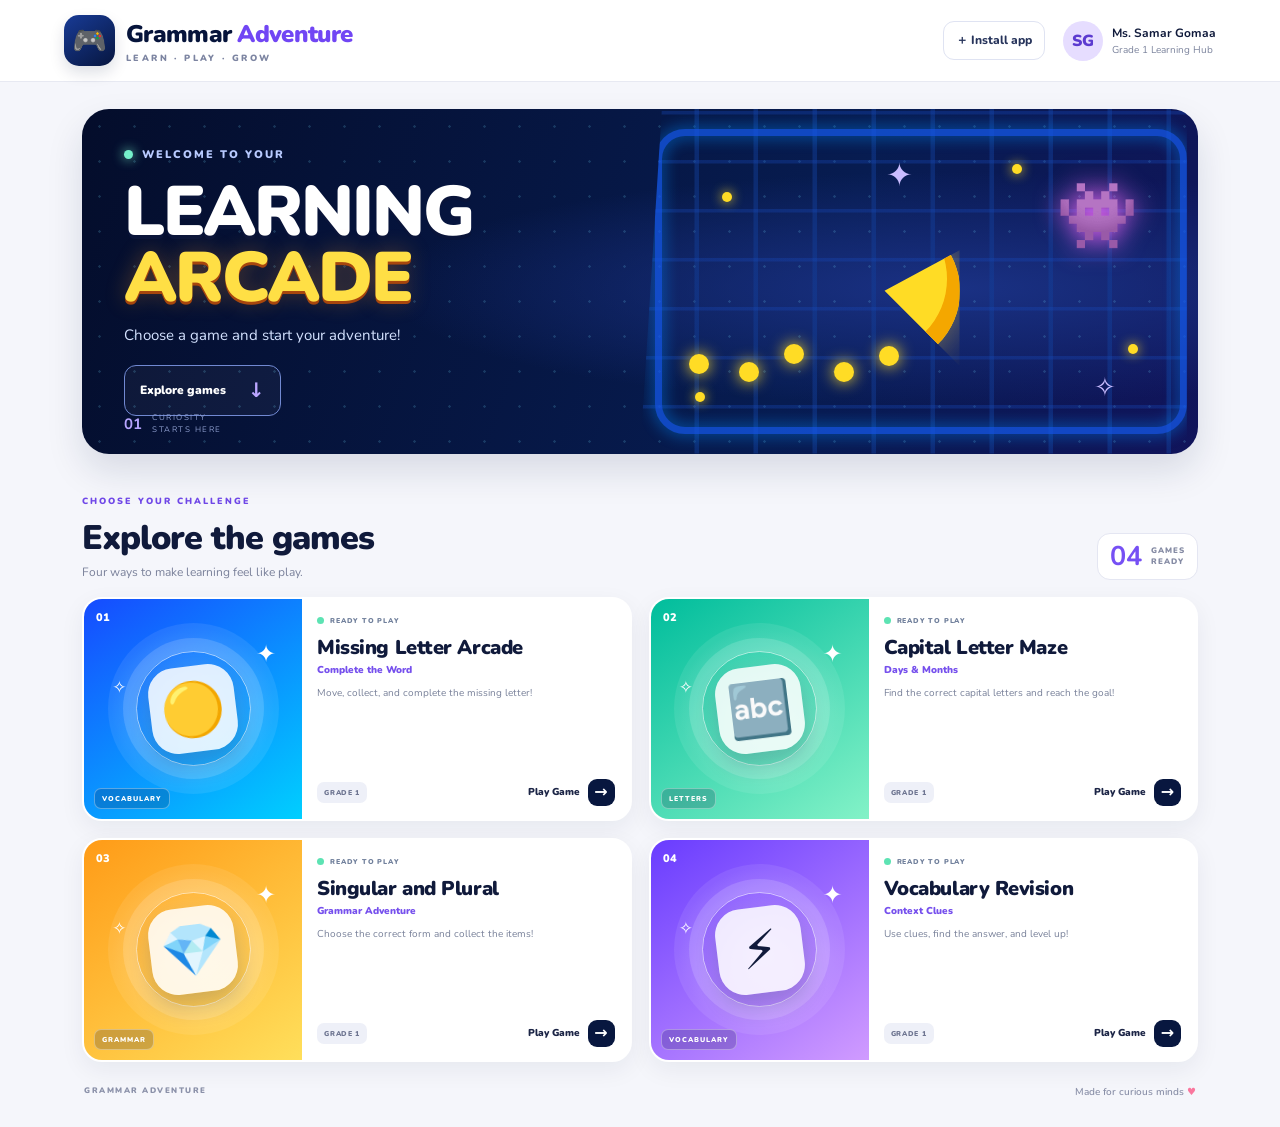
<file: index.html>
<!doctype html>
<html lang="en">
<head>
<meta charset="utf-8"><meta name="viewport" content="width=device-width,initial-scale=1">
<title>Grammar Adventure | Learning Arcade</title><link rel="stylesheet" href="platform.css"><link rel="manifest" href="manifest.json"><link rel="icon" href="icon.svg">
<meta name="theme-color" content="#06153e"><meta name="mobile-web-app-capable" content="yes"><meta name="apple-mobile-web-app-capable" content="yes"><meta name="apple-mobile-web-app-status-bar-style" content="black-translucent"><meta name="apple-mobile-web-app-title" content="Grammar Adventure">
</head>
<body>
<header class="site-header">
 <a class="brand" href="./"><span class="brand-gamepad">🎮</span><span class="brand-text"><strong>Grammar <em>Adventure</em></strong><small>LEARN · PLAY · GROW</small></span></a>
 <div class="header-right"><button id="installBtn" class="install-btn">＋ Install app</button><div class="teacher"><span class="teacher-avatar">SG</span><span><b>Ms. Samar Gomaa</b><small>Grade 1 Learning Hub</small></span></div></div>
</header>
<main class="page">
 <section class="hero">
  <div class="hero-copy"><span class="hero-kicker"><i></i> WELCOME TO YOUR</span><h1>LEARNING<br><span>ARCADE</span></h1><p>Choose a game and start your adventure!</p><a href="#games" class="hero-cta">Explore games <b>↓</b></a></div>
  <div class="arcade-art" aria-hidden="true"><div class="maze-lines"></div><span class="pixel-dot d1"></span><span class="pixel-dot d2"></span><span class="pixel-dot d3"></span><span class="pixel-dot d4"></span><span class="hero-ghost">👾</span><div class="pacman"></div><span class="hero-star">✦</span><span class="hero-star s2">✧</span><div class="hero-orb"></div></div>
  <div class="hero-bottom"><b>01</b><span>CURIOSITY<br>STARTS HERE</span></div>
 </section>
 <section id="games" class="games-section">
  <div class="section-heading"><div><span class="section-kicker">CHOOSE YOUR CHALLENGE</span><h2>Explore the games</h2><p>Four ways to make learning feel like play.</p></div><div class="count-box"><b id="totalGames">04</b><span>GAMES<br>READY</span></div></div>
  <div id="gamesGrid" class="games-grid"></div>
 </section>
 <footer><span>GRAMMAR ADVENTURE</span><span>Made for curious minds <b>♥</b></span></footer>
</main>
<div id="installHelp" class="install-help" hidden><div class="install-card"><button id="closeInstall" class="close-install">×</button><div class="install-icon">🎮</div><h3>Take your games anywhere</h3><p>Add Grammar Adventure to your home screen for quick access.</p><div><b>iPhone / iPad</b><span>Open in Safari → Share ↗ → Add to Home Screen → Add.</span></div><div><b>Android</b><span>Open in Chrome, tap ⋮, then choose Install app or Add to Home screen.</span></div><div><b>Computer</b><span>Use the install icon in Chrome or Edge, if available.</span></div></div></div>
<script>
const games=[
 {title:'Missing Letter Arcade',subtitle:'Complete the Word',description:'Move, collect, and complete the missing letter!',tag:'VOCABULARY',icon:'🟡',theme:'blue',number:'01',href:'games/missing-letter-arcade/'},
 {title:'Capital Letter Maze',subtitle:'Days & Months',description:'Find the correct capital letters and reach the goal!',tag:'LETTERS',icon:'🔤',theme:'mint',number:'02',href:'games/capital-letter-maze/'},
 {title:'Singular and Plural',subtitle:'Grammar Adventure',description:'Choose the correct form and collect the items!',tag:'GRAMMAR',icon:'💎',theme:'orange',number:'03',href:'games/noun-jewel-heist/'},
 {title:'Vocabulary Revision',subtitle:'Context Clues',description:'Use clues, find the answer, and level up!',tag:'VOCABULARY',icon:'⚡',theme:'violet',number:'04',href:'games/vocabulary-revision/'}
];
const grid=document.getElementById('gamesGrid');
grid.innerHTML=games.map(g=>`<a class="game-card ${g.theme}" href="${g.href}"><div class="card-art"><span class="card-number">${g.number}</span><span class="card-tag">${g.tag}</span><div class="art-orbit"></div><div class="art-emoji">${g.icon}</div><span class="art-spark spark-one">✦</span><span class="art-spark spark-two">✧</span></div><div class="card-info"><span class="card-ready"><i></i> READY TO PLAY</span><h3>${g.title}</h3><p class="card-subtitle">${g.subtitle}</p><p class="card-description">${g.description}</p><div class="card-bottom"><span class="grade-pill">GRADE 1</span><span class="play-pill">Play Game <b>→</b></span></div></div></a>`).join('');
document.getElementById('totalGames').textContent=String(games.length).padStart(2,'0');
if('serviceWorker' in navigator)window.addEventListener('load',()=>navigator.serviceWorker.register('./sw.js').catch(()=>{}));
const installBtn=document.getElementById('installBtn'),installHelp=document.getElementById('installHelp'),closeInstall=document.getElementById('closeInstall');let deferredPrompt=null;
window.addEventListener('beforeinstallprompt',e=>{e.preventDefault();deferredPrompt=e;});
installBtn.addEventListener('click',async()=>{if(deferredPrompt){deferredPrompt.prompt();await deferredPrompt.userChoice;deferredPrompt=null;}else installHelp.hidden=false;});
closeInstall.addEventListener('click',()=>installHelp.hidden=true);installHelp.addEventListener('click',e=>{if(e.target===installHelp)installHelp.hidden=true;});
</script>
</body></html>
</file>
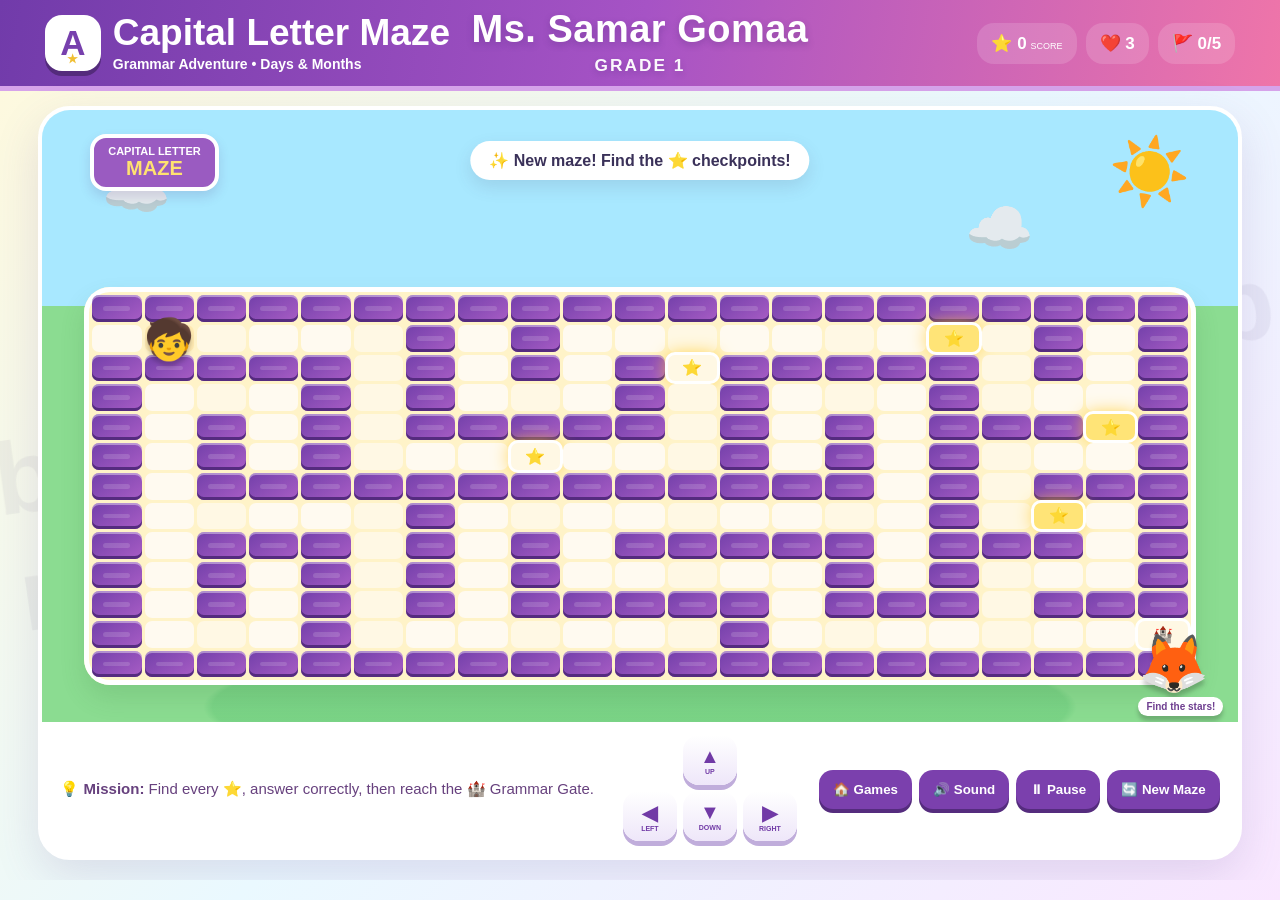
<file: games/capital-letter-maze/index.html>
<!doctype html>
<html lang="en">
<head>
<meta charset="utf-8"><meta name="viewport" content="width=device-width,initial-scale=1">
<title>Capital Letter Maze — Grammar Adventure</title>
<link rel="stylesheet" href="../../style.css">
<link rel="manifest" href="../../manifest.json"><meta name="theme-color" content="#713baa"><meta name="apple-mobile-web-app-capable" content="yes"><meta name="apple-mobile-web-app-title" content="Grammar Adventure">
</head>
<body>
<div class="letter-bg" aria-hidden="true">A b C d E f G h I j K l M n O p Q r S t U v W x Y z</div>
<header class="top">
  <div class="brand"><a href="../../" aria-label="Back to games" style="text-decoration:none"><div class="badge">A<span>★</span></div></a><div><h1>Capital Letter Maze</h1><p>Grammar Adventure • Days &amp; Months</p></div></div>
  <div class="teacher-title"><div class="teacher-name">Ms. Samar Gomaa</div><div class="teacher-grade">Grade 1</div></div>
  <div class="hud"><div>⭐ <b id="score">0</b><small>SCORE</small></div><div>❤️ <b id="lives">3</b></div><div>🚩 <b id="checkpointCount">0/5</b></div></div>
</header>
<main><section class="game-shell">
  <div class="scene"><div class="sky-decor">☁️</div><div class="sky-decor cloud2">☁️</div><div class="sun">☀️</div><div class="sign">CAPITAL LETTER<br><span>MAZE</span></div><div id="message" class="message">Explore the maze and find all ⭐ checkpoints!</div><div id="maze" class="maze"></div><div id="player" class="player">🧒</div><div class="guide">🦊<span>Find the stars!</span></div></div>
  <div class="bottom"><div class="hint">💡 <b>Mission:</b> Find every ⭐, answer correctly, then reach the 🏰 Grammar Gate.</div><div class="dpad"><button class="move up" data-dir="up">▲<small>UP</small></button><button class="move left" data-dir="left">◀<small>LEFT</small></button><button class="move down" data-dir="down">▼<small>DOWN</small></button><button class="move right" data-dir="right">▶<small>RIGHT</small></button></div><div class="actions"><a href="../../" style="text-decoration:none"><button type="button">🏠 Games</button></a><button id="sound">🔊 Sound</button><button id="pause">⏸ Pause</button><button id="restart">🔄 New Maze</button></div></div>
</section></main>
<div id="questionModal" class="modal hidden"><div class="question-card"><div class="q-star">⭐</div><div class="q-label">GRAMMAR CHECKPOINT</div><h2 id="questionText"></h2><div id="answers" class="answers"></div><div id="feedback"></div></div></div>
<div id="winModal" class="modal hidden"><div class="win-card"><div class="confetti">🎉</div><div class="trophy">🏆</div><h2>MISSION COMPLETE!</h2><p>You mastered capital letters!</p><div class="final-score">⭐ <span id="finalScore">0</span> points</div><div class="stars">⭐⭐⭐⭐⭐</div><button id="again">PLAY A NEW MAZE</button><a href="../../" style="display:block;margin-top:12px;color:#7b40ad;font-weight:900">🏠 Back to Games</a></div></div>
<script src="../../script.js"></script>
<script>if('serviceWorker' in navigator){window.addEventListener('load',()=>navigator.serviceWorker.register('../../sw.js').catch(()=>{}));}</script>
</body></html>
</file>
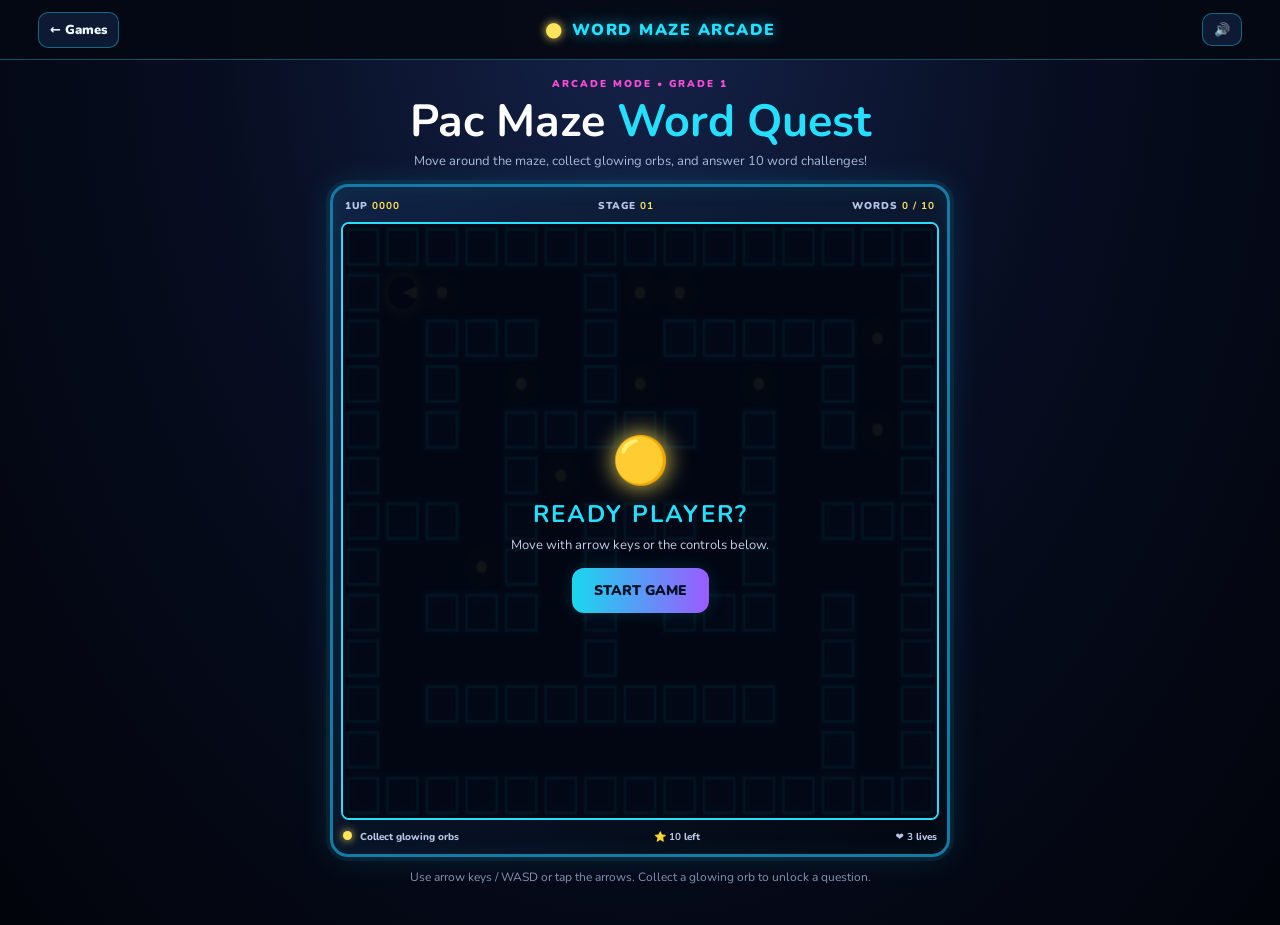
<file: games/missing-letter-arcade/index.html>
<!doctype html>
<html lang="en"><head><meta charset="utf-8"><meta name="viewport" content="width=device-width,initial-scale=1,maximum-scale=1,user-scalable=no"><meta name="theme-color" content="#050914"><title>Pac Maze Word Quest | Grammar Adventure</title><link rel="stylesheet" href="style.css"></head>
<body>
<header class="topbar"><a class="back" href="../../index.html">← Games</a><div class="brand"><span class="brand-dot">●</span><span>WORD MAZE ARCADE</span></div><button id="soundBtn" class="sound">🔊</button></header>
<main class="shell">
  <section class="intro"><div class="eyebrow">ARCADE MODE • GRADE 1</div><h1>Pac Maze <span>Word Quest</span></h1><p>Move around the maze, collect glowing orbs, and answer 10 word challenges!</p></section>
  <section class="cabinet">
    <div class="scorebar"><span>1UP <b id="score">0000</b></span><span>STAGE <b>01</b></span><span>WORDS <b id="progress">0 / 10</b></span></div>
    <div class="screen"><canvas id="game" aria-label="Interactive arcade maze game" role="img"></canvas><div id="startScreen" class="start-screen"><div class="start-emoji">🟡</div><h2>READY PLAYER?</h2><p>Move with arrow keys or the controls below.</p><button id="startBtn" class="primary">START GAME</button></div></div>
    <div class="legend"><span><i class="orb"></i> Collect glowing orbs</span><span>⭐ <b id="orbs">10</b> left</span><span>❤️ <b id="lives">3</b> lives</span></div>
  </section>
  <section class="controls" aria-label="Movement controls"><button data-dir="up" aria-label="Move up">▲</button><div><button data-dir="left" aria-label="Move left">◀</button><button data-dir="down" aria-label="Move down">▼</button><button data-dir="right" aria-label="Move right">▶</button></div></section>
  <p class="tip">Use arrow keys / WASD or tap the arrows. Collect a glowing orb to unlock a question.</p>
  <section id="questionModal" class="overlay" hidden><div class="question-card"><div class="qtop"><span>⚡ WORD CHALLENGE</span><span id="qCount">1 / 10</span></div><h2>Fill in the missing letter</h2><div id="word" class="word"></div><p id="hint" class="hint"></p><div id="choices" class="choices"></div><div id="feedback" class="feedback" aria-live="polite">Choose the correct letter.</div></div></section>
  <section id="result" class="overlay" hidden><div class="question-card result-card"><div class="trophy">🏆</div><h2>ARCADE CHAMPION!</h2><p id="resultText"></p><button id="again" class="primary">PLAY AGAIN</button><a class="secondary" href="../../index.html">BACK TO GAMES</a></div></section>
</main><script src="script.js"></script></body></html>
</file>
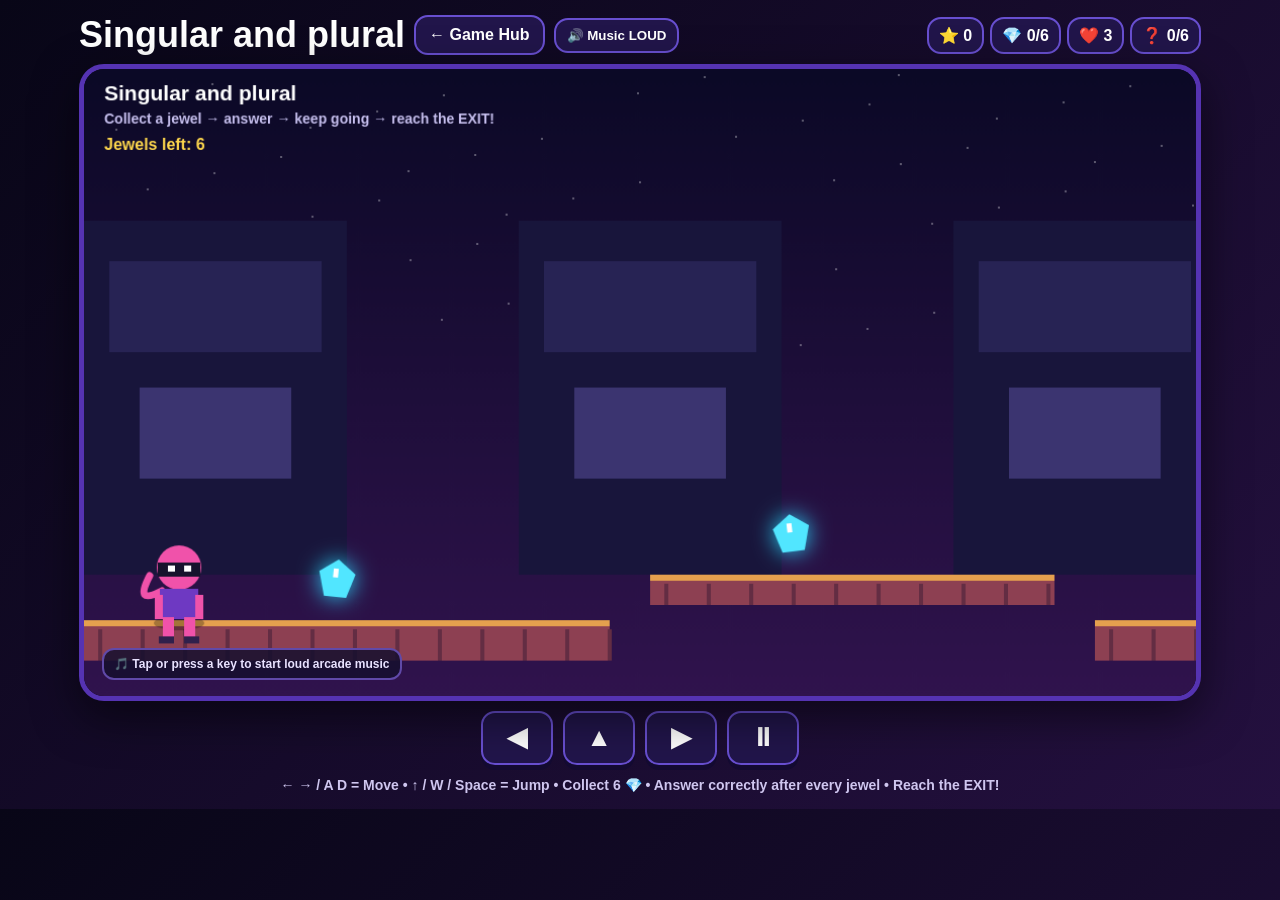
<file: games/noun-jewel-heist/index.html>
<!doctype html>
<html lang="en">
<head>
<meta charset="utf-8">
<meta name="viewport" content="width=device-width,initial-scale=1">
<title>Singular and plural</title>
<style>
*{box-sizing:border-box}body{margin:0;background:linear-gradient(135deg,#080617,#24103f);color:#fff;font-family:"Trebuchet MS",Arial,sans-serif}main{width:min(1150px,100%);margin:auto;padding:10px}.top{display:flex;align-items:center;gap:9px;flex-wrap:wrap}.title{font-size:clamp(22px,4vw,36px);font-weight:900}.title span{color:#69eaff}.back,.stat,.ctrl,.soundBtn{background:#21154a;border:2px solid #684fd0;color:#fff;border-radius:14px;font-weight:900}.back{padding:9px 13px;text-decoration:none}.stats{margin-left:auto;display:flex;gap:6px;flex-wrap:wrap}.stat{padding:7px 10px}.soundBtn{padding:8px 11px;cursor:pointer}.box{position:relative;margin-top:8px;border:5px solid #5533b2;border-radius:25px;overflow:hidden;background:#100923;box-shadow:0 15px 45px #0008}.box canvas{display:block;width:100%;height:auto;touch-action:none}.controls{display:flex;justify-content:center;gap:10px;padding:10px}.ctrl{width:72px;height:54px;font-size:26px;box-shadow:0 5px #140b32;touch-action:none;cursor:pointer}.ctrl:active{transform:translateY(4px);box-shadow:0 1px #140b32}.help{text-align:center;color:#cfc6ef;font-size:14px;font-weight:800;margin:2px 0}.modal{position:absolute;inset:0;display:none;align-items:center;justify-content:center;background:#05030ddd;padding:15px}.modal.show{display:flex}.card{width:min(640px,94%);background:#fff;color:#211c48;border:5px solid #69eaff;border-radius:25px;padding:24px;text-align:center;box-shadow:0 15px 40px #0008}.card h2{margin:0 0 8px;color:#7225a4}.word{font-size:clamp(42px,9vw,70px);font-weight:900;color:#172080;margin:16px}.answers{display:grid;grid-template-columns:1fr 1fr;gap:12px}.answer,.restart{border:0;border-radius:16px;padding:15px;font-size:20px;font-weight:900;color:#fff;cursor:pointer}.answer:first-child{background:#277de5;box-shadow:0 5px #174f9d}.answer:last-child{background:#28b95c;box-shadow:0 5px #167d3e}.answer:active,.restart:active{transform:translateY(3px)}.feedback{min-height:28px;margin-top:12px;font-weight:900}.restart{background:#7a40b2}.small{font-weight:800;color:#665f7e}.hint{background:#f1eaff;border-radius:12px;padding:9px;margin:10px 0;font-weight:800;color:#5d3987}.soundHint{position:absolute;left:18px;bottom:16px;background:#17102fdd;border:2px solid #6049a8;border-radius:12px;padding:7px 10px;font-size:12px;font-weight:900;color:#e9e2ff;pointer-events:none}@media(max-width:600px){main{padding:6px}.stats{width:100%;margin-left:0}.stat{font-size:12px}.ctrl{width:64px;height:50px}.help{font-size:12px}.soundHint{font-size:10px}}
</style>
<link rel="manifest" href="../../manifest.json"><meta name="theme-color" content="#713baa"><meta name="apple-mobile-web-app-capable" content="yes"><meta name="apple-mobile-web-app-title" content="Grammar Adventure">
<style>
/* Responsive layout for phones and tablets */
html,body{width:100%;overflow-x:hidden}
main{width:min(1150px,100%);padding:clamp(6px,1.5vw,14px)}
.box{width:100%}
.box canvas{width:100%;height:auto;aspect-ratio:1100/620;max-height:calc(100vh - 170px);object-fit:contain}
.controls{flex-wrap:wrap}
@media(max-width:600px){
  body{background:linear-gradient(180deg,#09051a 0,#1d0d36 55%,#0b0619 100%)}
  main{padding:5px 6px 10px}
  .top{display:grid;grid-template-columns:1fr auto;gap:5px}
  .title{font-size:21px;line-height:1.05}
  .back{grid-column:1/-1;order:3;padding:7px 9px;font-size:12px;text-align:left}
  .soundBtn{grid-column:1/-1;width:100%;padding:7px;font-size:12px}
  .stats{grid-column:1/-1;display:grid;grid-template-columns:repeat(4,1fr);width:100%;gap:4px;margin:0}
  .stat{padding:6px 3px;font-size:11px;text-align:center;white-space:nowrap}
  .box{margin-top:5px;border-width:3px;border-radius:18px}
  .box canvas{max-height:none}
  .controls{gap:7px;padding:8px 2px}
  .ctrl{flex:1;min-width:56px;max-width:86px;height:48px;border-radius:13px;font-size:22px}
  .help{font-size:10px;line-height:1.35;margin:2px 5px}
  .soundHint{left:8px;right:8px;bottom:8px;text-align:center;font-size:10px}
  /* Questions must escape the game canvas on phones. */
  .modal{position:fixed;inset:0;padding:12px;z-index:1000;overflow-y:auto;background:rgba(5,2,18,.88)}
  .card{width:min(94vw,520px);max-height:calc(100vh - 24px);overflow:auto;padding:18px 12px;border-width:3px;border-radius:18px}
  .card h2{font-size:20px}
  .word{font-size:clamp(38px,13vw,58px);margin:10px}
  .answers{grid-template-columns:1fr;gap:8px}
  .answer,.restart{padding:12px 10px;font-size:17px;min-height:50px}
  .hint{font-size:12px;line-height:1.35}
}
@media(min-width:601px) and (max-width:900px){
  .box canvas{max-height:calc(100vh - 180px)}
  .controls{padding:8px}
}
</style>
</head>
<body>
<main>
<header class="top"><div class="title">Singular and plural</div><a class="back" href="../../">← Game Hub</a><button class="soundBtn" id="soundBtn" type="button">🔊 Music LOUD</button><div class="stats"><div class="stat">⭐ <b id="score">0</b></div><div class="stat">💎 <b id="jewels">0</b>/6</div><div class="stat">❤️ <b id="lives">3</b></div><div class="stat">❓ <b id="answered">0</b>/6</div></div></header>
<section class="box"><canvas id="game" width="1100" height="620"></canvas><div class="soundHint" id="soundHint">🎵 Tap or press a key to start loud arcade music</div>
<div class="modal" id="question"><div class="card"><h2>💎 JEWEL UNLOCKED!</h2><div class="hint">Answer correctly to unlock your jewel and continue the game.</div><div>Is this noun <b>singular</b> or <b>plural</b>?</div><div class="word" id="word">cats</div><div class="answers"><button class="answer" data-a="singular" type="button">Singular</button><button class="answer" data-a="plural" type="button">Plural</button></div><div class="feedback" id="feedback"></div></div></div>
<div class="modal" id="pause"><div class="card"><h2>⏸ PAUSED</h2><p class="small">Ready? Continue the treasure hunt!</p><button class="restart" id="resume" type="button">▶ Resume</button></div></div>
<div class="modal" id="end"><div class="card"><h2 id="endTitle">🏆 HEIST COMPLETE!</h2><p class="small" id="endText"></p><button class="restart" id="again" type="button">🔄 Play Again</button></div></div>
</section>
<div class="controls"><button class="ctrl" data-k="left" type="button">◀</button><button class="ctrl" data-k="jump" type="button">▲</button><button class="ctrl" data-k="right" type="button">▶</button><button class="ctrl" id="pauseBtn" type="button">⏸</button></div>
<p class="help">← → / A D = Move • ↑ / W / Space = Jump • Collect 6 💎 • Answer correctly after every jewel • Reach the EXIT!</p>
</main>
<script>
(function(){'use strict';
const c=document.getElementById('game'),x=c.getContext('2d'),W=1100,H=620;
const qs=[['cat','singular'],['cats','plural'],['map','singular'],['bins','plural'],['door','singular'],['pots','plural'],['day','singular'],['foxes','plural'],['hat','singular'],['dots','plural'],['book','singular'],['books','plural'],['car','singular'],['cars','plural'],['box','singular'],['boxes','plural'],['tree','singular'],['trees','plural']];
let score=0,jewels=0,lives=3,answered=0,qi=0,paused=false,ended=false,asking=false,cam=0,musicOn=true,audio=null,musicTimer=null,lastStepX=70,keys={left:false,right:false};let p,plats,gems;
const el=id=>document.getElementById(id);
function stats(){el('score').textContent=score;el('jewels').textContent=jewels;el('lives').textContent=lives;el('answered').textContent=answered}
function hide(){document.querySelectorAll('.modal').forEach(m=>m.classList.remove('show'))}
function build(){p={x:70,y:470,w:48,h:68,vy:0,on:false,face:1,walk:0};plats=[{x:0,y:545,w:520,h:40},{x:560,y:500,w:400,h:30},{x:1000,y:545,w:500,h:40},{x:1540,y:475,w:360,h:30},{x:1940,y:545,w:470,h:40},{x:2450,y:470,w:400,h:30},{x:2890,y:545,w:500,h:40}];const spots=[{x:250,y:505},{x:700,y:460},{x:1190,y:505},{x:1680,y:435},{x:2110,y:505},{x:2600,y:430}];gems=spots.map((g,i)=>({x:g.x,y:g.y,got:false,id:i+1}))}
function reset(){score=0;jewels=0;lives=3;answered=0;qi=0;paused=false;ended=false;asking=false;cam=0;hide();build();stats();lastStepX=p.x}
function hit(a,b){return a.x<b.x+b.w&&a.x+a.w>b.x&&a.y<b.y+b.h&&a.y+a.h>b.y}
function initAudio(){if(audio){if(audio.state==='suspended')audio.resume();return}try{audio=new (window.AudioContext||window.webkitAudioContext)();audio.resume();}catch(e){audio=null;return}el('soundHint').style.display='none';if(musicOn)startMusic()}
function tone(freq,dur,type='square',gain=.06,delay=0){if(!audio||!musicOn)return;const o=audio.createOscillator(),g=audio.createGain();o.type=type;o.frequency.value=freq;g.gain.setValueAtTime(.0001,audio.currentTime+delay);g.gain.exponentialRampToValueAtTime(gain,audio.currentTime+delay+.008);g.gain.exponentialRampToValueAtTime(.0001,audio.currentTime+delay+dur);o.connect(g);g.connect(audio.destination);o.start(audio.currentTime+delay);o.stop(audio.currentTime+delay+dur+.03)}
function stepSound(){tone(190,.07,'square',.075);tone(125,.09,'triangle',.05,.055)}
function jumpSound(){tone(330,.08,'square',.065);tone(520,.12,'square',.05,.07)}
function gemSound(){tone(660,.09,'triangle',.09);tone(880,.13,'triangle',.07,.09);tone(1040,.16,'sine',.055,.2)}
function correctSound(){tone(523,.09,'square',.08);tone(659,.09,'square',.07,.1);tone(784,.16,'square',.07,.2)}
function wrongSound(){tone(180,.16,'sawtooth',.075);tone(120,.18,'sawtooth',.055,.14)}
function winSound(){[523,659,784,1047].forEach((f,i)=>tone(f,.18,'triangle',.09,i*.12))}
function startMusic(){if(!audio||!musicOn||musicTimer)return;let beat=0;const melody=[262,330,392,330,294,349,440,349];musicTimer=setInterval(()=>{if(!audio||!musicOn||paused||ended)return;tone(melody[beat%melody.length],.19,'square',.052);if(beat%2===0)tone(131,.15,'triangle',.035);if(beat%4===3)tone(196,.07,'square',.025,.06);beat++},260)}
function stopMusic(){if(musicTimer){clearInterval(musicTimer);musicTimer=null}}
function toggleSound(){musicOn=!musicOn;el('soundBtn').textContent=musicOn?'🔊 Music LOUD':'🔇 Sound OFF';if(musicOn){initAudio();if(audio)startMusic()}else stopMusic()}
function jump(){initAudio();if(!paused&&!ended&&!asking&&p.on){p.vy=-13;p.on=false;jumpSound()}}
function ask(){if(asking||ended)return;asking=true;paused=true;keys.left=false;keys.right=false;const q=qs[qi++%qs.length];el('word').textContent=q[0];el('question').dataset.answer=q[1];el('feedback').textContent='';el('question').classList.add('show');tone(740,.12,'sine',.065);tone(980,.14,'sine',.055,.13)}
function answer(v){if(!asking)return;const ok=v===el('question').dataset.answer;if(ok){score+=60;answered++;correctSound();el('feedback').textContent='🎉 Correct! +60 points — Keep going!';el('feedback').style.color='#168d49';setTimeout(()=>{el('question').classList.remove('show');asking=false;paused=false;stats()},650)}else{lives--;wrongSound();stats();el('feedback').textContent=lives>0?'❌ Not quite. Try the same question again! -1 ❤️':'❌ No lives left. Start again!';el('feedback').style.color='#d43b61';if(lives<=0){setTimeout(()=>finish(false),900)}else{setTimeout(()=>{el('feedback').textContent='💡 Choose the correct answer to unlock the jewel.';},700)}}}
function finish(win){ended=true;paused=true;hide();if(win)winSound();el('endTitle').textContent=win?'🏆 HEIST COMPLETE!':'💗 NICE TRY!';el('endText').textContent=win?'Amazing! You collected all 6 jewels, answered all 6 questions, and escaped through the EXIT! Final score: '+score+' ⭐':'You found '+jewels+' jewels and answered '+answered+' questions. Try again!';el('end').classList.add('show')}
function update(){if(paused||ended||asking)return;const speed=4.8;const dx=(keys.right?speed:0)-(keys.left?speed:0);p.x+=dx;if(dx){p.face=dx>0?1:-1;if(Math.abs(p.x-lastStepX)>=48){stepSound();lastStepX=p.x}}p.x=Math.max(0,Math.min(3340,p.x));p.vy+=.62;const old=p.y;p.y+=p.vy;p.on=false;for(const q of plats){if(p.x+p.w>q.x&&p.x<q.x+q.w&&old+p.h<=q.y&&p.y+p.h>=q.y&&p.vy>=0){p.y=q.y-p.h;p.vy=0;p.on=true}}if(p.y>H+100){p.y=400;p.vy=0;p.x=Math.max(30,p.x-180);lastStepX=p.x}for(const g of gems){if(!g.got&&hit(p,{x:g.x-18,y:g.y-18,w:36,h:36})){g.got=true;jewels++;score+=20;gemSound();stats();ask();return}}if(jewels===6&&answered===6&&p.x>3190&&p.x<3340){finish(true);return}cam+=(Math.max(0,Math.min(2290,p.x-330))-cam)*.12;p.walk+=Math.abs(dx)*.18}
function diamond(g){const X=g.x-cam,Y=g.y;x.save();x.translate(X,Y);x.rotate(Math.sin(performance.now()/500+g.x)*.12);x.shadowBlur=22;x.shadowColor='#29d9ff';x.fillStyle='#51e6ff';x.beginPath();x.moveTo(0,-20);x.lineTo(18,-7);x.lineTo(11,17);x.lineTo(-11,17);x.lineTo(-18,-7);x.closePath();x.fill();x.shadowBlur=0;x.fillStyle='#fff';x.fillRect(-4,-11,5,9);x.restore()}
function player(){const X=p.x-cam,Y=p.y,R=Math.sin(p.walk)*4;x.save();x.translate(X+24,Y+34);x.scale(p.face,1);x.fillStyle='rgba(0,0,0,.28)';x.beginPath();x.ellipse(0,37,25,7,0,0,Math.PI*2);x.fill();x.strokeStyle='#f052aa';x.lineWidth=7;x.lineCap='round';x.beginPath();x.moveTo(-17,5);x.quadraticCurveTo(-45,20,-29,-10);x.stroke();x.fillStyle='#f052aa';x.beginPath();x.arc(0,-18,22,0,Math.PI*2);x.fill();x.fillStyle='#17132d';x.fillRect(-21,-23,42,14);x.fillStyle='#fff';x.fillRect(-11,-20,7,6);x.fillRect(5,-20,7,6);x.fillStyle='#6e39c2';x.fillRect(-19,3,38,30);x.fillStyle='#f052aa';x.fillRect(-24,9,8,24);x.fillRect(16,9,8,24);x.fillRect(-16,31,11,20+R);x.fillRect(5,31,11,20-R);x.fillStyle='#30204c';x.fillRect(-20,50+R,15,7);x.fillRect(5,50-R,15,7);x.restore()}
function draw(){const bg=x.createLinearGradient(0,0,0,H);bg.addColorStop(0,'#0b0926');bg.addColorStop(1,'#30134d');x.fillStyle=bg;x.fillRect(0,0,W,H);for(let i=0;i<70;i++){x.fillStyle='rgba(255,255,255,.32)';x.fillRect((i*97-cam*.16)%W,(i*43)%310,2,2)}for(let i=0;i<9;i++){let bx=i*430-cam*.35;x.fillStyle='#18153b';x.fillRect(bx,150,260,350);x.fillStyle='#272354';x.fillRect(bx+25,190,210,90);x.fillStyle='#3b3470';x.fillRect(bx+55,315,150,90)}for(const q of plats){x.fillStyle='#8d4052';x.fillRect(q.x-cam,q.y,q.w,q.h);x.fillStyle='#e5a04e';x.fillRect(q.x-cam,q.y,q.w,6);x.fillStyle='#632d43';for(let z=q.x+14;z<q.x+q.w;z+=42)x.fillRect(z-cam,q.y+9,4,q.h-9)}for(const g of gems)if(!g.got)diamond(g);const ex=3250-cam;x.fillStyle='#22d06d';x.fillRect(ex,465,72,80);x.fillStyle='#0c6e40';x.fillRect(ex+10,478,52,67);x.fillStyle='#fff';x.font='900 15px Arial';x.fillText('EXIT',ex+15,455);x.font='28px Arial';x.fillText('🏆',ex+18,505);if(jewels<6){x.fillStyle='#ffd84d';x.font='900 15px Arial';x.fillText('🔒 EXIT',ex-10,570)}else if(answered<6){x.fillStyle='#ffdc58';x.font='900 15px Arial';x.fillText('❓ Answer the last question!',ex-95,570)}else{x.fillStyle='#69ff9a';x.font='900 16px Arial';x.fillText('✨ GO TO EXIT!',ex-55,570)}player();x.fillStyle='#fff';x.font='900 21px Arial';x.fillText('Singular and plural',20,31);x.font='bold 14px Arial';x.fillStyle='#c7c0ef';x.fillText('Collect a jewel → answer → keep going → reach the EXIT!',20,54);x.fillStyle='#ffd84d';x.font='900 16px Arial';x.fillText('Jewels left: '+(6-jewels),20,80)}
function loop(){update();draw();requestAnimationFrame(loop)}
function press(k,on){if(k==='left')keys.left=on;if(k==='right')keys.right=on;if(k==='jump'&&on)jump()}
document.getElementById('soundBtn').addEventListener('click',()=>{initAudio();toggleSound()});document.querySelectorAll('.answer').forEach(b=>b.addEventListener('click',()=>{initAudio();answer(b.dataset.a)}));el('again').onclick=()=>{initAudio();reset()};el('resume').onclick=()=>{paused=false;el('pause').classList.remove('show');if(musicOn)startMusic()};el('pauseBtn').onclick=()=>{if(ended||asking)return;initAudio();paused=!paused;el('pause').classList.toggle('show',paused);if(paused)stopMusic();else startMusic()};document.querySelectorAll('.ctrl[data-k]').forEach(b=>{b.addEventListener('pointerdown',e=>{e.preventDefault();initAudio();press(b.dataset.k,true)});b.addEventListener('pointerup',e=>{e.preventDefault();if(b.dataset.k!=='jump')press(b.dataset.k,false)});b.addEventListener('pointercancel',()=>{if(b.dataset.k!=='jump')press(b.dataset.k,false)});b.addEventListener('pointerleave',()=>{if(b.dataset.k!=='jump')press(b.dataset.k,false)})});document.addEventListener('keydown',e=>{initAudio();const k=e.key.toLowerCase();if(['arrowleft','a'].includes(k)){keys.left=true;e.preventDefault()}if(['arrowright','d'].includes(k)){keys.right=true;e.preventDefault()}if(['arrowup','w',' '].includes(k)){jump();e.preventDefault()}if(k==='p')el('pauseBtn').click()});document.addEventListener('keyup',e=>{const k=e.key.toLowerCase();if(['arrowleft','a'].includes(k))keys.left=false;if(['arrowright','d'].includes(k))keys.right=false});reset();loop();
})();
</script>
<script>if('serviceWorker' in navigator){window.addEventListener('load',()=>navigator.serviceWorker.register('../../sw.js').catch(()=>{}));}</script>
</body>
</html>
</file>
<file: platform.css>
@import url('https://fonts.googleapis.com/css2?family=Nunito:wght@400;500;600;700;800;900&display=swap');
:root{--night:#06143b;--night2:#0a225d;--cyan:#00d9ff;--purple:#8d48ff;--ink:#101a3b;--muted:#76809c;--line:#e7eaf5}*{box-sizing:border-box}html{scroll-behavior:smooth}body{margin:0;background:#f5f6fb;color:var(--ink);font-family:Nunito,system-ui,sans-serif}.site-header{min-height:82px;background:#fff;display:flex;align-items:center;justify-content:space-between;padding:12px clamp(16px,5vw,72px);gap:15px;border-bottom:1px solid #e7e9f2}.brand{display:flex;align-items:center;gap:11px;text-decoration:none;color:var(--night)}.brand-gamepad{display:grid;place-items:center;width:51px;height:51px;border-radius:15px;background:linear-gradient(145deg,#183b96,#07163f);font-size:28px;box-shadow:0 7px 15px #06143b22}.brand-text strong{display:block;font-size:clamp(17px,2.3vw,24px);font-weight:900;letter-spacing:-.7px;white-space:nowrap}.brand-text em{font-style:normal;color:#7146f4}.brand-text small{display:block;color:#7c84a1;font-size:9px;letter-spacing:2.4px;font-weight:900;margin-top:2px}.header-right{display:flex;align-items:center;gap:18px}.install-btn{border:1px solid #dfe3f2;border-radius:11px;background:white;padding:10px 12px;color:#27345b;font:800 12px Nunito,sans-serif;cursor:pointer}.teacher{display:flex;align-items:center;gap:9px}.teacher-avatar{width:40px;height:40px;border-radius:50%;background:#e6ddff;color:#5c3bd0;display:grid;place-items:center;font-weight:900}.teacher b,.teacher small{display:block;white-space:nowrap}.teacher b{font-size:12px}.teacher small{font-size:10px;color:#7c849d;margin-top:2px}
.page{max-width:1200px;margin:auto;padding:27px clamp(13px,4vw,42px) 20px}.hero{position:relative;min-height:320px;border-radius:27px;overflow:hidden;background:radial-gradient(ellipse at 78% 52%,#1a3184 0%,transparent 46%),linear-gradient(110deg,#040d2b,#071c51 65%,#11145b);color:white;padding:38px 42px;box-shadow:0 17px 36px #101c4720}.hero:before{content:'';position:absolute;inset:0;background-image:radial-gradient(#72dfff 1px,transparent 1.5px);background-size:35px 35px;opacity:.17;pointer-events:none}.hero-copy{position:relative;z-index:2;max-width:53%}.hero-kicker{display:flex;align-items:center;gap:9px;color:#b8caff;font-size:11px;font-weight:900;letter-spacing:2px}.hero-kicker i{width:9px;height:9px;border-radius:50%;background:#75f0ca;box-shadow:0 0 12px #75f0ca}.hero h1{font-size:clamp(42px,6vw,70px);line-height:.94;letter-spacing:-2px;margin:18px 0 13px;font-weight:900;text-shadow:0 4px 0 #09143a}.hero h1 span{color:#ffdf45;text-shadow:0 3px 0 #a7460d,0 0 22px #ff9b2350}.hero-copy p{font-size:15px;color:#d4e2ff;margin:0 0 20px}.hero-cta{display:inline-flex;align-items:center;gap:22px;text-decoration:none;color:#fff;border:1px solid #7189d2;border-radius:12px;padding:11px 15px;font-size:12px;font-weight:900;background:#ffffff0a}.hero-cta b{font-size:20px;color:#bba6ff}.hero-bottom{position:absolute;z-index:2;bottom:18px;left:42px;display:flex;align-items:center;gap:10px;color:#8f9fcf}.hero-bottom b{color:#b7a5ff;font-size:15px}.hero-bottom span{font-size:8px;letter-spacing:1.5px;line-height:1.45}
.arcade-art{position:absolute;right:1%;top:0;bottom:0;width:49%;overflow:hidden;background:repeating-linear-gradient(0deg,transparent 0 45px,#1748b955 46px 49px),repeating-linear-gradient(90deg,transparent 0 54px,#123f9b77 55px 59px);clip-path:polygon(4% 0,100% 0,100% 100%,0 100%)}.maze-lines{position:absolute;inset:20px 0 20px 15px;border:7px solid #1459e8;border-radius:30px;opacity:.75;filter:drop-shadow(0 0 8px #008cff)}.pacman{position:absolute;width:150px;height:150px;top:31%;left:31%;border-radius:50%;background:#ffdc25;box-shadow:inset -13px -12px 0 #f4a700,0 0 40px #ffcf2b77;clip-path:polygon(50% 50%,100% 23%,100% 0,100% 100%,50% 50%);animation:chomp 1s steps(2) infinite}.pacman:after{content:'';position:absolute;top:25%;left:58%;width:14px;height:24px;border-radius:50%;background:#08143b}.hero-ghost{position:absolute;right:9%;top:18%;font-size:66px;filter:drop-shadow(0 0 13px #f76aff);animation:bob 2s ease-in-out infinite}.hero-orb{position:absolute;left:9%;bottom:23%;width:20px;height:20px;background:#ffdc25;border-radius:50%;box-shadow:50px 8px #ffdc25,95px -10px #ffdc25,145px 8px #ffdc25,190px -8px #ffdc25;filter:drop-shadow(0 0 8px #ffdc25)}.pixel-dot{position:absolute;width:10px;height:10px;border-radius:50%;background:#ffdc25;box-shadow:0 0 12px #ffdc25}.d1{left:15%;top:24%}.d2{left:68%;top:16%}.d3{right:9%;bottom:29%}.d4{left:10%;bottom:15%}.hero-star{position:absolute;top:13%;left:45%;font-size:32px;color:#c9bcff}.s2{top:auto;left:auto;right:13%;bottom:14%;font-size:26px}
.games-section{padding-top:34px}.section-heading{display:flex;align-items:end;justify-content:space-between;gap:14px;margin-bottom:17px}.section-kicker{font-size:9px;letter-spacing:2px;font-weight:900;color:#7048e8}.section-heading h2{font-size:clamp(25px,3.4vw,34px);letter-spacing:-1px;margin:5px 0 3px;font-weight:900}.section-heading p{font-size:12px;color:#7a819a;margin:0}.count-box{display:flex;align-items:center;gap:9px;background:white;border:1px solid #e4e6f2;border-radius:13px;padding:9px 12px}.count-box b{font-size:27px;line-height:1;color:#7650f4}.count-box span{font-size:8px;line-height:1.4;letter-spacing:1px;font-weight:900;color:#858ba4}
.games-grid{display:grid;grid-template-columns:repeat(2,minmax(0,1fr));gap:17px}.game-card{display:grid;grid-template-columns:40% 1fr;min-height:220px;border:2px solid #fff;border-radius:20px;overflow:hidden;background:#fff;color:var(--ink);text-decoration:none;box-shadow:0 8px 24px #0d1b4010;transition:transform .2s,box-shadow .2s}.game-card:hover{transform:translateY(-4px);box-shadow:0 17px 35px #0d1b4020}.card-art{position:relative;display:grid;place-items:center;min-height:220px;overflow:hidden}.blue .card-art{background:linear-gradient(145deg,#164bff,#00cfff)}.mint .card-art{background:linear-gradient(145deg,#00bd9c,#83f2c7)}.orange .card-art{background:linear-gradient(145deg,#ff9b17,#ffdf5b)}.violet .card-art{background:linear-gradient(145deg,#693cff,#d09bff)}.card-art:before{content:'';position:absolute;inset:0;background:radial-gradient(circle at 50% 50%,#ffffff48,transparent 53%)}.card-number{position:absolute;left:12px;top:11px;z-index:2;font-size:11px;color:#fff;font-weight:900}.card-tag{position:absolute;left:10px;bottom:10px;z-index:2;background:#06143b32;border:1px solid #ffffff55;color:#fff;border-radius:7px;padding:5px 7px;font-size:7px;letter-spacing:1px;font-weight:900}.art-orbit{position:absolute;width:115px;height:115px;border:1px solid #ffffff9c;border-radius:50%;box-shadow:0 0 0 13px #ffffff25,0 0 0 28px #ffffff15}.art-emoji{position:relative;z-index:1;width:86px;height:86px;border-radius:26px;background:#ffffffd9;display:grid;place-items:center;font-size:52px;box-shadow:0 12px 22px #08143b30;transform:rotate(-7deg);transition:transform .2s}.game-card:hover .art-emoji{transform:rotate(0) scale(1.07)}.art-spark{position:absolute;color:#fff;font-size:24px;z-index:2}.spark-one{right:12%;top:18%}.spark-two{left:13%;top:35%;font-size:17px}
.card-info{padding:17px 15px 13px;display:flex;flex-direction:column;min-width:0}.card-ready{display:flex;align-items:center;gap:6px;color:#71809c;font-size:7px;font-weight:900;letter-spacing:.8px}.card-ready i{width:7px;height:7px;background:#5de3b3;border-radius:50%}.card-info h3{font-size:clamp(15px,1.7vw,20px);line-height:1.2;letter-spacing:-.45px;margin:11px 0 3px;font-weight:900}.card-subtitle{margin:0;color:#7650ed;font-size:10px;font-weight:900}.card-description{font-size:10px;line-height:1.45;color:#788099;margin:9px 0 12px}.card-bottom{display:flex;align-items:center;justify-content:space-between;gap:6px;margin-top:auto}.grade-pill{background:#eef0f8;color:#6e7591;border-radius:7px;padding:6px 7px;font-size:7px;letter-spacing:.7px;font-weight:900;white-space:nowrap}.play-pill{display:flex;align-items:center;gap:8px;color:#1c2546;font-size:10px;font-weight:900;white-space:nowrap}.play-pill b{width:27px;height:27px;display:grid;place-items:center;border-radius:9px;background:#08173f;color:white;font-size:16px;transition:background .2s}.game-card:hover .play-pill b{background:#7650f4}
footer{display:flex;justify-content:space-between;gap:12px;padding:23px 2px 8px;color:#8b91a9;font-size:8px;font-weight:900;letter-spacing:1.5px}footer span+span{font-size:10px;letter-spacing:0;font-weight:600}footer b{color:#fa779e}
.install-help{position:fixed;inset:0;z-index:20;background:#050c27cc;backdrop-filter:blur(8px);display:grid;place-items:center;padding:18px}.install-help[hidden]{display:none}.install-card{position:relative;width:min(440px,95vw);background:white;border-radius:22px;padding:26px;color:#111a3b}.close-install{position:absolute;right:12px;top:12px;width:33px;height:33px;border:0;border-radius:9px;background:#eef0f8;font-size:22px}.install-icon{font-size:32px}.install-card h3{font-size:23px;margin:12px 0 5px}.install-card p{font-size:12px;color:#7c829b;line-height:1.5}.install-card div:not(.install-icon){display:flex;flex-direction:column;gap:4px;background:#f4f6fb;padding:11px 13px;border-radius:11px;margin-top:9px;font-size:11px;line-height:1.5}
@keyframes chomp{0%,100%{clip-path:polygon(50% 50%,100% 30%,100% 0,100% 100%)}50%{clip-path:polygon(50% 50%,100% 48%,100% 0,100% 100%)}}@keyframes bob{0%,100%{transform:translateY(0)}50%{transform:translateY(-9px)}}
@media(max-width:760px){.site-header{padding:10px 13px;min-height:69px;gap:8px}.brand-gamepad{width:39px;height:39px;font-size:22px;border-radius:12px}.brand-text strong{font-size:15px}.brand-text small{font-size:7px;letter-spacing:1.7px}.header-right{gap:9px}.install-btn{padding:8px 9px;font-size:10px}.teacher{gap:5px}.teacher-avatar{width:30px;height:30px;font-size:10px}.teacher b{font-size:8px}.teacher small{font-size:7px}.page{padding:13px 11px 16px}.hero{min-height:290px;padding:27px 21px;border-radius:20px}.hero-copy{max-width:100%;width:100%}.hero-kicker{font-size:8px;letter-spacing:1.2px}.hero h1{font-size:clamp(39px,10vw,53px);margin:16px 0 10px}.hero-copy p{font-size:11px;max-width:255px;line-height:1.5;margin-bottom:16px}.hero-cta{font-size:10px;padding:9px 11px;gap:15px}.hero-bottom{left:21px;bottom:12px}.hero-bottom b{font-size:11px}.hero-bottom span{font-size:6px}.arcade-art{width:48%;right:-5%;opacity:.58;top:45%;bottom:0}.pacman{width:85px;height:85px;left:29%;top:26%}.hero-ghost{font-size:36px;right:8%;top:16%}.hero-orb{transform:scale(.55);transform-origin:left center;left:4%;bottom:24%}.hero-star{font-size:20px}.s2{font-size:18px}.games-section{padding-top:25px}.section-heading{margin-bottom:12px}.section-kicker{font-size:7px;letter-spacing:1px}.section-heading h2{font-size:24px;margin:5px 0 3px}.section-heading p{font-size:9px}.count-box{padding:6px 7px;gap:6px;border-radius:10px}.count-box b{font-size:21px}.count-box span{font-size:6px}.games-grid{grid-template-columns:1fr;gap:10px}.game-card{grid-template-columns:96px minmax(0,1fr);min-height:146px;border-radius:14px}.card-art{min-height:146px}.card-number{left:8px;top:8px;font-size:8px}.card-tag{left:7px;bottom:7px;font-size:6px;padding:4px 5px}.art-orbit{width:70px;height:70px;box-shadow:0 0 0 8px #ffffff25,0 0 0 17px #ffffff15}.art-emoji{width:56px;height:56px;font-size:34px;border-radius:17px}.art-spark{font-size:15px}.spark-two{font-size:12px}.card-info{padding:10px 10px 9px}.card-ready{font-size:6px;letter-spacing:.4px}.card-ready i{width:5px;height:5px}.card-info h3{font-size:14px;margin:8px 0 3px}.card-subtitle{font-size:9px}.card-description{font-size:9px;line-height:1.35;margin:6px 0 8px}.grade-pill{font-size:6px;padding:5px}.play-pill{font-size:9px;gap:5px}.play-pill b{width:22px;height:22px;border-radius:7px;font-size:13px}footer{padding-top:16px;font-size:6px;letter-spacing:.8px}footer span+span{font-size:8px}}
@media(max-width:390px){.teacher{display:none}.hero{min-height:275px}.hero h1{font-size:39px}.game-card{grid-template-columns:84px minmax(0,1fr)}.card-info h3{font-size:13px}.card-description{font-size:8px}.card-bottom{gap:3px}.play-pill{gap:3px}}
@media(prefers-reduced-motion:reduce){*,*::before,*::after{animation:none!important;transition:none!important;scroll-behavior:auto!important}}
</file>
<file: style.css>
*{box-sizing:border-box}
:root{--purple:#7740ad;--purple2:#a55bc6;--pink:#ef75a9;--cream:#fff7d9;--green:#75d486;--ink:#3a3159}
html,body{margin:0;min-height:100%;font-family:"Trebuchet MS",Arial,sans-serif;color:var(--ink)}
body{background:linear-gradient(135deg,#fff9dc,#eaf9ff 52%,#f9e7ff);overflow-x:hidden}
.letter-bg{position:fixed;inset:-8%;z-index:-1;display:flex;flex-wrap:wrap;align-content:space-around;justify-content:space-around;gap:25px 55px;font-size:clamp(50px,8vw,110px);font-weight:900;opacity:.055;transform:rotate(-8deg);pointer-events:none}
.top{height:86px;padding:8px 3.5vw;display:flex;align-items:center;justify-content:space-between;color:#fff;background:linear-gradient(100deg,#713baa,#a653c5,#ef75a9);box-shadow:0 5px 0 #d6a3ea}
.brand{display:flex;align-items:center;gap:12px}.brand h1{margin:0;font-size:clamp(22px,3vw,37px);line-height:1}.brand p{margin:5px 0 0;font-weight:800;font-size:14px}
.badge{width:56px;height:56px;border-radius:17px;background:#fff;color:#7740ad;display:grid;place-items:center;font-size:35px;font-weight:900;box-shadow:0 5px #542b7c;position:relative}.badge span{position:absolute;font-size:12px;color:#f0bf32;bottom:5px}
.teacher-title{text-align:center;position:absolute;left:50%;transform:translateX(-50%);pointer-events:none;text-shadow:0 3px 7px #542b7c55}.teacher-name{font-size:clamp(22px,3.1vw,38px);font-weight:900;letter-spacing:.5px;line-height:1.05}.teacher-grade{font-size:clamp(13px,1.35vw,18px);font-weight:900;margin-top:5px;letter-spacing:2px;text-transform:uppercase;opacity:.96}.hud{display:flex;gap:9px}.hud div{background:#ffffff25;border-radius:17px;padding:10px 14px;font-size:17px}.hud small{font-size:9px;margin-left:4px}
main{padding:20px 3vw}.game-shell{max-width:1480px;margin:auto;border:4px solid #fff;border-radius:32px;overflow:hidden;background:#fff;box-shadow:0 16px 45px #64428c26}
.scene{height:min(68vh,700px);min-height:500px;position:relative;overflow:hidden;background:linear-gradient(#a8e8ff 0 32%,#8bdc91 32% 100%)}
.scene:after{content:"";position:absolute;left:-5%;right:-5%;bottom:-15%;height:35%;background:radial-gradient(ellipse at center,#66c979 0 46%,transparent 47%);opacity:.45;z-index:1}
.sky-decor{position:absolute;z-index:2;left:5%;top:8%;font-size:55px}.cloud2{left:auto;right:17%;top:14%}.sun{position:absolute;right:4%;top:4%;z-index:2;font-size:65px}
.sign{position:absolute;z-index:4;top:4%;left:4%;background:#9a5bc1;color:#fff;border:4px solid #fff;border-radius:16px;padding:8px 14px;text-align:center;font-weight:900;font-size:11px;line-height:1.05;box-shadow:0 6px 12px #4a287026}.sign span{font-size:20px;color:#ffe270}
.message{position:absolute;z-index:20;top:5%;left:50%;transform:translateX(-50%);background:#fff;padding:10px 19px;border-radius:20px;font-weight:900;white-space:nowrap;box-shadow:0 7px 17px #4b426322}
.maze{position:absolute;z-index:5;left:3.5%;right:3.5%;top:29%;bottom:6%;display:grid;gap:3px;padding:8px;border-radius:26px;background:#fff3c8;box-shadow:0 13px 25px #39753b28,inset 0 0 0 5px #fff}
.cell{border-radius:7px;display:grid;place-items:center;font-weight:900;font-size:clamp(11px,1.25vw,19px);user-select:none}
.wall{background:linear-gradient(145deg,#7340aa,#a85dc5);box-shadow:inset 0 2px #fff6,inset 0 -3px #552b7f}.wall:after{content:"";width:55%;height:18%;background:#ffffff25;border-radius:20px}
.path{background:#fffaf0}.path:nth-child(3n){background:#fff8e4}
.checkpoint{background:#ffe477;box-shadow:0 0 0 3px #fff,0 0 18px #ffc928;animation:starPulse 1.1s infinite}.goal{background:#76ddc5;box-shadow:0 0 0 3px #fff}.start{background:#ffeab2}
@keyframes starPulse{50%{transform:scale(.9);filter:brightness(1.08)}}
.player{position:absolute;z-index:25;font-size:40px;transform:translate(-50%,-50%);transition:left .11s linear,top .11s linear;filter:drop-shadow(0 5px 2px #0003);pointer-events:none}
.guide{position:absolute;z-index:18;right:1.2%;bottom:1%;font-size:57px;filter:drop-shadow(0 5px 2px #0003)}.guide span{display:block;background:#fff;border-radius:12px;padding:4px 8px;font-size:10px;color:#6e3e90;font-weight:900}
.bottom{min-height:128px;padding:13px 18px;display:flex;align-items:center;gap:16px;background:#fff}.hint{flex:1;font-size:15px;color:#67417e}
.dpad{width:180px;height:108px;display:grid;grid-template-columns:repeat(3,56px);grid-template-rows:52px 52px;gap:4px}.move{width:54px;height:50px;border:0;border-radius:16px;background:linear-gradient(#fff,#eee6f9);color:#713aa6;font-weight:900;font-size:20px;box-shadow:0 5px #c0addb;cursor:pointer;touch-action:none}.move:active,.move.active{transform:translateY(4px);box-shadow:0 1px #c0addb}.move small{display:block;font-size:7px}.up{grid-column:2}.left{grid-column:1;grid-row:2}.down{grid-column:2;grid-row:2}.right{grid-column:3;grid-row:2}
.actions{display:flex;gap:7px}.actions button,.win-card button{border:0;border-radius:14px;background:#7b40ad;color:#fff;padding:12px 14px;font-weight:900;box-shadow:0 4px #552c7e;cursor:pointer}.actions button:active,.win-card button:active{transform:translateY(3px);box-shadow:0 1px #552c7e}
.modal{position:fixed;inset:0;z-index:100;background:#33244eaa;display:grid;place-items:center;padding:20px}.hidden{display:none}.question-card,.win-card{width:min(680px,95vw);background:#fffdf4;border:6px solid #fff;border-radius:30px;padding:28px;text-align:center;box-shadow:0 22px 60px #0005}.q-star{font-size:55px}.q-label{color:#8247ab;font-size:13px;letter-spacing:2px;font-weight:900}.question-card h2{font-size:clamp(21px,3vw,31px);margin:14px 0 20px}.answers{display:grid;grid-template-columns:1fr 1fr;gap:12px}.answer{border:3px solid #eadcf4;background:#fff;border-radius:17px;padding:15px;font-size:19px;font-weight:900;color:#43345a;cursor:pointer}.answer:hover{background:#f5eaff}.answer.correct{background:#d9f7e8;border-color:#52b988}.answer.wrong{background:#ffe0e5;border-color:#dc7886}.answer:disabled{cursor:default}#feedback{min-height:31px;margin-top:14px;font-size:17px;font-weight:900}
.win-card{position:relative}.confetti{font-size:34px}.trophy{font-size:80px}.win-card h2{color:#7b40ad;font-size:40px;margin:0}.final-score{font-size:25px;font-weight:900;margin:14px}.stars{font-size:26px;margin:10px}.win-card button{font-size:18px;padding:14px 26px}
@media(max-width:900px){.teacher-title{position:static;transform:none;order:3;width:100%;padding-top:4px}.top{flex-wrap:wrap;justify-content:center;gap:6px}.brand{margin-right:auto}.hud{margin-left:auto}.bottom{flex-wrap:wrap;justify-content:center}.hint{flex-basis:100%;text-align:center}.actions{width:100%;justify-content:center}}
@media(max-width:600px){.top{height:auto;min-height:78px}.brand p{display:none}.hud{gap:3px}.hud div{padding:7px;font-size:13px}.scene{min-height:520px}.maze{left:2%;right:2%;top:29%;bottom:13%;gap:2px}.message{font-size:11px}.answers{grid-template-columns:1fr}.sign{display:none}.guide{font-size:42px}.letters{font-size:55px}}


/* Mobile-first game layout */
html{width:100%;overflow-x:hidden}
body{min-width:0}
.game-shell{width:100%}
@media(max-width:600px){
  main{padding:8px 6px 12px}
  .top{padding:8px 10px;min-height:74px}
  .brand{gap:7px;min-width:0}
  .badge{width:44px;height:44px;border-radius:13px;font-size:27px;box-shadow:0 4px #542b7c}
  .brand h1{font-size:19px;white-space:nowrap}
  .hud{width:100%;justify-content:center}
  .hud div{padding:6px 9px;border-radius:12px;font-size:12px}
  .hud small{font-size:7px}
  .game-shell{border-width:3px;border-radius:20px}
  .scene{height:clamp(430px,64vh,590px);min-height:430px}
  .sky-decor{font-size:36px;top:7%;left:4%}
  .cloud2{right:8%;top:12%}
  .sun{font-size:43px;top:3%;right:2%}
  .message{top:10%;max-width:88%;padding:8px 11px;font-size:10px;text-align:center;white-space:normal;line-height:1.2}
  .maze{left:2.5%;right:2.5%;top:24%;bottom:11%;padding:5px;border-radius:18px}
  .cell{font-size:clamp(8px,2.3vw,13px);border-radius:4px}
  .player{font-size:30px}
  .guide{right:1%;bottom:.5%;font-size:32px}
  .guide span{font-size:8px;padding:3px 5px}
  .bottom{min-height:0;padding:10px 8px;gap:8px}
  .hint{font-size:11px;line-height:1.3;padding:0 3px}
  .dpad{width:164px;height:92px;grid-template-columns:repeat(3,50px);grid-template-rows:43px 43px;gap:3px}
  .move{width:48px;height:42px;border-radius:12px;font-size:17px}
  .actions{display:grid;grid-template-columns:repeat(2,1fr);width:100%;gap:7px}
  .actions button{padding:9px 7px;font-size:12px}
  .modal{padding:10px}
  .question-card,.win-card{width:min(94vw,520px);padding:18px 13px;border-width:4px;border-radius:22px}
  .q-star{font-size:40px}
  .question-card h2{font-size:21px;margin:10px 0 14px}
  .answer{padding:12px 10px;font-size:16px}
  .win-card h2{font-size:28px}
  .trophy{font-size:58px}
  .final-score{font-size:20px}
}
@media(min-width:601px) and (max-width:900px){
  .scene{height:min(64vh,620px);min-height:470px}
}
</file>
<file: games/missing-letter-arcade/style.css>
@import url('https://fonts.googleapis.com/css2?family=Nunito:wght@500;700;800;900&display=swap');
:root{color-scheme:dark;--cyan:#25dfff;--pink:#ff4dd8;--yellow:#ffe45c;--bg:#050914}*{box-sizing:border-box}body{margin:0;min-height:100vh;background:radial-gradient(ellipse at 50% 0,#15234a 0,#070d20 48%,#02040b 100%);color:#f5f8ff;font-family:Nunito,system-ui,sans-serif}.topbar{height:60px;padding:0 clamp(10px,4vw,38px);display:flex;align-items:center;justify-content:space-between;border-bottom:1px solid #25dfff55;background:#050914ee;position:sticky;top:0;z-index:3}a{color:inherit;text-decoration:none}.back,.sound{font-weight:900;font-size:13px;border:1px solid #25dfff66;border-radius:10px;padding:8px 11px;background:#0e1a34;color:#effcff;cursor:pointer}.sound{min-width:40px}.brand{display:flex;align-items:center;gap:8px;letter-spacing:1.5px;font-size:clamp(10px,2.7vw,16px);font-weight:900;color:var(--cyan);text-shadow:0 0 14px #25dfff99}.brand-dot{font-size:20px;color:var(--yellow);text-shadow:0 0 10px var(--yellow)}.shell{width:min(700px,100% - 18px);margin:auto;padding:17px 0 28px}.intro{text-align:center;margin-bottom:14px}.eyebrow{font-size:10px;letter-spacing:2px;color:var(--pink);font-weight:900}.intro h1{font-size:clamp(28px,7vw,45px);line-height:1.05;margin:7px 0;color:white}.intro h1 span{color:var(--cyan)}.intro p{color:#aab9d7;margin:0;font-size:13px}.cabinet{border:3px solid #147ba6;border-radius:18px;padding:8px;background:linear-gradient(145deg,#102344,#030711);box-shadow:0 0 0 4px #25dfff12,0 0 32px #00cfff25,inset 0 0 24px #25dfff12}.scorebar{display:flex;justify-content:space-between;gap:5px;padding:4px 4px 9px;font-size:10px;letter-spacing:1px;color:#b4c7e8;font-weight:900}.scorebar b{color:var(--yellow)}.screen{position:relative;border:2px solid #25dfff;border-radius:8px;overflow:hidden;background:#02050e;box-shadow:inset 0 0 22px #008cff22}.screen canvas{display:block;width:100%;height:auto;aspect-ratio:1/1;touch-action:none}.start-screen{position:absolute;inset:0;display:flex;flex-direction:column;align-items:center;justify-content:center;text-align:center;padding:20px;background:#020713eF}.start-screen[hidden]{display:none}.start-emoji{font-size:46px;filter:drop-shadow(0 0 12px #ffe45c)}.start-screen h2{color:var(--cyan);letter-spacing:2px;margin:6px 0}.start-screen p{font-size:13px;color:#c3d0e8;margin:0 0 14px}.primary{border:0;border-radius:12px;padding:13px 22px;background:linear-gradient(90deg,#18d8ee,#9a5bff);color:#071126;font:900 14px Nunito,sans-serif;cursor:pointer;box-shadow:0 0 18px #25dfff25}.legend{display:flex;justify-content:space-between;align-items:center;gap:7px;flex-wrap:wrap;padding:10px 2px 2px;font-size:10px;color:#b6c8e5;font-weight:800}.orb{display:inline-block;width:9px;height:9px;border-radius:50%;background:var(--yellow);box-shadow:0 0 8px var(--yellow);margin-right:5px}.controls{display:grid;justify-items:center;gap:6px;padding:13px 0 0}.controls>button,.controls>div button{width:54px;height:43px;border:1px solid #25dfff77;border-radius:11px;background:linear-gradient(#19345a,#0a1730);color:#fff;font-size:20px;font-weight:900;box-shadow:0 3px 0 #02040a;touch-action:manipulation}.controls>div{display:flex;gap:8px}.controls button:active{transform:translateY(2px);box-shadow:none}.tip{text-align:center;color:#8194b7;font-size:12px;margin:12px 0}.overlay{position:fixed;inset:0;z-index:8;display:grid;place-items:center;padding:16px;background:#020510e8;backdrop-filter:blur(7px)}.overlay[hidden]{display:none}.question-card{width:min(420px,100%);border:2px solid var(--cyan);border-radius:20px;padding:19px;background:linear-gradient(145deg,#14254a,#050b19);box-shadow:0 0 42px #25dfff30;text-align:center}.qtop{display:flex;justify-content:space-between;gap:8px;color:var(--cyan);font-size:10px;letter-spacing:.8px;font-weight:900}.question-card h2{font-size:clamp(19px,5vw,25px);margin:18px 0 10px}.word{display:flex;justify-content:center;gap:6px;margin:14px 0}.letter{display:grid;place-items:center;width:clamp(33px,8vw,47px);height:clamp(42px,10vw,55px);border:2px solid #275a86;border-radius:9px;background:#0e2142;font-size:clamp(22px,6vw,31px);font-weight:900}.letter.missing{border-color:var(--yellow);border-style:dashed;color:var(--yellow);box-shadow:0 0 10px #ffe45c22}.hint{font-size:13px;color:#bdcce5;margin:8px 0 15px}.choices{display:grid;grid-template-columns:repeat(4,minmax(0,1fr));gap:9px}.choice{min-height:51px;border:2px solid #31517d;border-radius:11px;background:#122747;color:white;font:900 25px Nunito,sans-serif;cursor:pointer}.choice:disabled{cursor:default}.choice.correct{border-color:#68ffb2;background:#0c543d;color:#a5ffd2}.choice.wrong{border-color:#ff6689;background:#591b37;color:#ffd3de}.feedback{min-height:20px;margin-top:12px;font-size:13px;font-weight:900;color:var(--cyan)}.feedback.good{color:#68ffb2}.feedback.bad{color:#ff8aa3}.trophy{font-size:52px}.result-card h2{color:var(--yellow)}.result-card p{color:#c5d3eb}.secondary{display:block;margin:14px auto 0;padding:11px;border:1px solid #25dfff66;border-radius:10px;background:#0e1a34;font-size:13px;font-weight:900;text-align:center}@media(min-width:650px){.shell{width:min(620px,100% - 24px)}.controls{display:none}}@media(max-width:360px){.cabinet{padding:5px}.scorebar{font-size:8px}.legend{font-size:9px}.controls>button,.controls>div button{width:48px;height:39px}}
</file>
